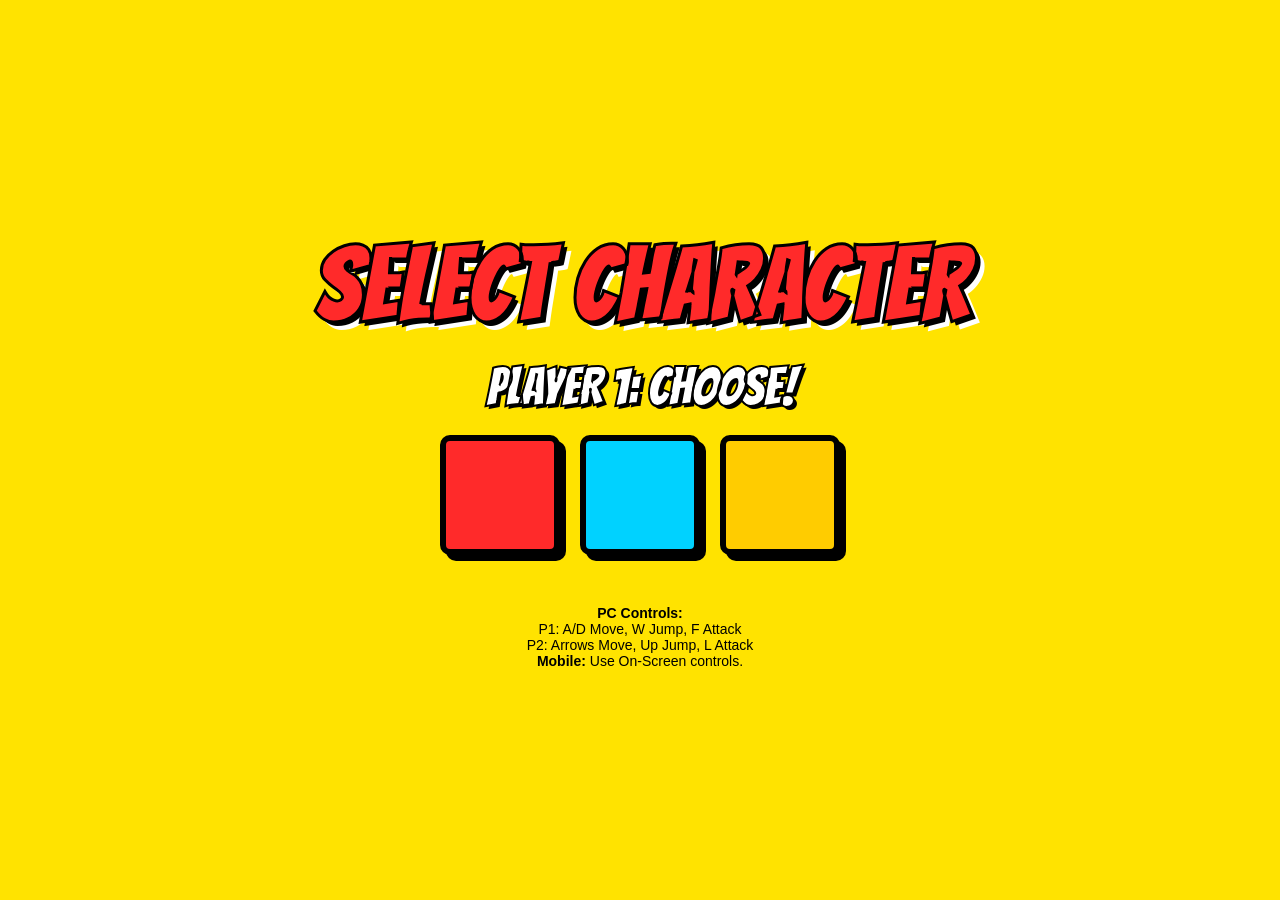
<file: brawl.html>
<!DOCTYPE html>
<html lang="en">
<head>
    <meta charset="UTF-8">
    <meta name="viewport" content="width=device-width, initial-scale=1.0, maximum-scale=1.0, user-scalable=no">
    <title>Comic Brawl: 2-Player Versus</title>
    <style>
        /* 
         * GLOBAL STYLES & COMIC BOOK AESTHETIC
         */
        @import url('https://fonts.googleapis.com/css2?family=Bangers&display=swap');

        * {
            box-sizing: border-box;
            margin: 0;
            padding: 0;
            user-select: none;
            -webkit-user-select: none;
            touch-action: none; /* Crucial for multi-touch gaming */
        }

        body, html {
            width: 100%;
            height: 100%;
            background-color: #1a1a1a;
            font-family: 'Bangers', cursive, sans-serif;
            overflow: hidden;
        }

        #game-container {
            position: relative;
            width: 100vw;
            height: 100vh;
            display: flex;
            justify-content: center;
            align-items: center;
            background: #ffe300; /* Comic yellow background */
        }

        canvas {
            display: block;
            width: 100%;
            height: 100%;
        }

        /* 
         * UI SCREENS
         */
        .screen {
            position: absolute;
            top: 0;
            left: 0;
            width: 100%;
            height: 100%;
            display: flex;
            flex-direction: column;
            justify-content: center;
            align-items: center;
            background: rgba(255, 227, 0, 0.95);
            z-index: 10;
            transition: opacity 0.3s;
        }

        .hidden {
            opacity: 0;
            pointer-events: none;
        }

        h1 {
            font-size: 8vw;
            color: #ff2a2a;
            text-shadow: 4px 4px 0 #000, 8px 8px 0 #fff;
            margin-bottom: 20px;
            letter-spacing: 2px;
            text-transform: uppercase;
            -webkit-text-stroke: 3px black;
        }

        h2 {
            font-size: 4vw;
            color: #fff;
            text-shadow: 3px 3px 0 #000;
            margin-bottom: 20px;
            -webkit-text-stroke: 2px black;
        }

        .char-select-container {
            display: flex;
            gap: 20px;
            margin-bottom: 30px;
        }

        .char-box {
            width: 120px;
            height: 120px;
            border: 6px solid #000;
            border-radius: 10px;
            cursor: pointer;
            box-shadow: 6px 6px 0 #000;
            transition: transform 0.1s;
        }

        .char-box:active {
            transform: translate(4px, 4px);
            box-shadow: 2px 2px 0 #000;
        }

        .btn {
            background-color: #00d2ff;
            color: #fff;
            font-family: inherit;
            font-size: 2rem;
            padding: 10px 30px;
            border: 5px solid #000;
            border-radius: 8px;
            cursor: pointer;
            box-shadow: 6px 6px 0 #000;
            text-transform: uppercase;
        }

        .btn:active {
            transform: translate(4px, 4px);
            box-shadow: 2px 2px 0 #000;
        }

        /* 
         * IN-GAME HUD 
         */
        #hud {
            position: absolute;
            top: 0;
            left: 0;
            width: 100%;
            height: 100%;
            pointer-events: none;
            z-index: 5;
            padding: 20px;
            display: flex;
            justify-content: space-between;
        }

        .health-container {
            width: 40%;
            height: 40px;
            background: #fff;
            border: 5px solid #000;
            box-shadow: 4px 4px 0 #000;
            position: relative;
        }

        .health-bar {
            height: 100%;
            background: #00ff00;
            width: 100%;
            transition: width 0.2s ease-out, background-color 0.2s;
        }

        .health-bar.low {
            background: #ff2a2a;
        }

        .player-label {
            position: absolute;
            top: 45px;
            font-size: 1.5rem;
            color: #fff;
            -webkit-text-stroke: 1px black;
            text-shadow: 2px 2px 0 #000;
        }

        #p1-label { left: 0; }
        #p2-label { right: 0; }
        #p2-health { transform: scaleX(-1); /* Flips P2 health to drain towards center */ }

        /* 
         * TOUCH CONTROLS (Displayed based on touch support)
         */
        #touch-controls {
            position: absolute;
            bottom: 0;
            left: 0;
            width: 100%;
            height: 30%;
            pointer-events: none;
            display: flex;
            justify-content: space-between;
            z-index: 10;
            padding: 10px;
        }

        .touch-group {
            width: 45%;
            height: 100%;
            display: flex;
            align-items: flex-end;
            pointer-events: auto;
        }

        .touch-group.left { justify-content: flex-start; }
        .touch-group.right { justify-content: flex-end; }

        .d-pad, .action-pad {
            display: grid;
            gap: 10px;
            grid-template-columns: repeat(3, 1fr);
            grid-template-rows: repeat(2, 1fr);
            width: 150px;
            height: 100px;
        }

        .action-pad {
            width: 100px;
            grid-template-columns: repeat(2, 1fr);
        }

        .t-btn {
            background: rgba(255, 255, 255, 0.5);
            border: 4px solid rgba(0, 0, 0, 0.5);
            border-radius: 50%;
            display: flex;
            justify-content: center;
            align-items: center;
            font-size: 1.5rem;
            font-weight: bold;
            color: rgba(0, 0, 0, 0.7);
        }

        .t-btn:active {
            background: rgba(255, 255, 255, 0.9);
            border-color: #000;
        }

        /* D-Pad specific placement */
        .btn-left { grid-column: 1; grid-row: 2; }
        .btn-right { grid-column: 3; grid-row: 2; }
        .btn-up { grid-column: 2; grid-row: 1; }
        .btn-atk { grid-column: 1 / span 2; grid-row: 2; border-radius: 10px; background: rgba(255, 42, 42, 0.5); color: white;}
        .btn-atk:active { background: rgba(255, 42, 42, 0.9); }

        /* Hide touch UI on non-touch devices initially */
        @media (pointer: fine) {
            #touch-controls { display: none; }
        }

    </style>
</head>
<body>

<div id="game-container">
    <canvas id="gameCanvas"></canvas>

    <!-- HUD -->
    <div id="hud" class="hidden">
        <div class="health-container">
            <div id="p1-health" class="health-bar"></div>
            <div id="p1-label" class="player-label">PLAYER 1</div>
        </div>
        <div class="health-container">
            <div id="p2-health" class="health-bar"></div>
            <div id="p2-label" class="player-label">PLAYER 2</div>
        </div>
    </div>

    <!-- TOUCH CONTROLS -->
    <div id="touch-controls" class="hidden">
        <!-- Player 1 Controls -->
        <div class="touch-group left">
            <div class="d-pad">
                <div class="t-btn btn-up" data-player="p1" data-key="up">▲</div>
                <div class="t-btn btn-left" data-player="p1" data-key="left">◀</div>
                <div class="t-btn btn-right" data-player="p1" data-key="right">▶</div>
            </div>
            <div class="action-pad">
                <div class="t-btn btn-atk" data-player="p1" data-key="attack">ATK</div>
            </div>
        </div>
        <!-- Player 2 Controls -->
        <div class="touch-group right">
            <div class="action-pad" style="direction: rtl;">
                <div class="t-btn btn-atk" data-player="p2" data-key="attack">ATK</div>
            </div>
            <div class="d-pad">
                <div class="t-btn btn-up" data-player="p2" data-key="up">▲</div>
                <div class="t-btn btn-left" data-player="p2" data-key="left">◀</div>
                <div class="t-btn btn-right" data-player="p2" data-key="right">▶</div>
            </div>
        </div>
    </div>

    <!-- SCREENS -->
    <div id="screen-select" class="screen">
        <h1>Select Character</h1>
        <h2 id="select-status">PLAYER 1: CHOOSE!</h2>
        <div class="char-select-container">
            <div class="char-box" style="background-color: #ff2a2a;" onclick="selectCharacter('#ff2a2a')"></div>
            <div class="char-box" style="background-color: #00d2ff;" onclick="selectCharacter('#00d2ff')"></div>
            <div class="char-box" style="background-color: #ffcc00;" onclick="selectCharacter('#ffcc00')"></div>
        </div>
        <p style="margin-top: 20px; font-family: sans-serif; font-size: 14px; text-align: center; max-width: 80%;">
            <strong>PC Controls:</strong><br>
            P1: A/D Move, W Jump, F Attack<br>
            P2: Arrows Move, Up Jump, L Attack<br>
            <strong>Mobile:</strong> Use On-Screen controls.
        </p>
    </div>

    <div id="screen-gameover" class="screen hidden">
        <h1 id="winner-text">PLAYER 1 WINS!</h1>
        <button class="btn" onclick="resetToSelect()">REMATCH</button>
    </div>
</div>

<script>
    /**
     * ==========================================
     * GAME CONFIGURATION & ENGINE SETUP
     * ==========================================
     */
    const canvas = document.getElementById('gameCanvas');
    const ctx = canvas.getContext('2d');

    // WORLD SETTINGS (Expanded Arena)
    const WORLD = { w: 2400, h: 1400 };

    const CONFIG = {
        gravity: 0.7,
        baseSpeed: 9,
        jumpForce: 24,
        attackCooldown: 400, // ms
        attackDuration: 150, // ms
        knockback: { x: 12, y: 7 },
        maxHealth: 100,
        powerUpSpawnRate: 8000 // ms
    };

    // Global State
    let gameState = 'SELECT'; // SELECT, BATTLE, GAMEOVER
    let animationFrameId;
    let lastTime = 0;
    let lastPowerUpTime = 0;

    // Characters chosen
    let p1Color = null;
    let p2Color = null;

    // Camera Object
    const camera = { x: 0, y: 0, scale: 1 };

    /**
     * ==========================================
     * MAP: PLATFORMS & POWER-UPS
     * ==========================================
     */
    const platforms = [
        // Main indestructible floor
        { x: -100, y: WORLD.h - 150, w: WORLD.w + 200, h: 200, type: 'main' },
        
        // Floating platforms (One-way) - Spaced for the new higher jump
        { x: 300, y: WORLD.h - 420, w: 400, h: 40, type: 'oneway' },
        { x: 1700, y: WORLD.h - 420, w: 400, h: 40, type: 'oneway' },
        { x: 1000, y: WORLD.h - 700, w: 400, h: 40, type: 'oneway' },
        { x: 500, y: WORLD.h - 980, w: 300, h: 40, type: 'oneway' },
        { x: 1600, y: WORLD.h - 980, w: 300, h: 40, type: 'oneway' }
    ];

    let powerUps = [];

    function spawnPowerUp() {
        const types = ['HEALTH', 'SPEED'];
        const type = types[Math.floor(Math.random() * types.length)];
        
        // Pick a random platform to spawn above
        const plat = platforms[Math.floor(Math.random() * platforms.length)];
        
        // Don't spawn on the very edges or inside the main floor too often
        const spawnX = plat.x + 50 + Math.random() * (plat.w - 100);
        const spawnY = plat.y - 100;

        powerUps.push({
            x: spawnX,
            y: spawnY,
            w: 50,
            h: 50,
            type: type,
            active: true,
            vy: 0
        });
    }

    /**
     * ==========================================
     * RESIZE LOGIC
     * ==========================================
     */
    function resizeCanvas() {
        canvas.width = window.innerWidth;
        canvas.height = window.innerHeight;
    }
    window.addEventListener('resize', resizeCanvas);
    resizeCanvas();

    /**
     * ==========================================
     * INPUT HANDLING (KEYBOARD & TOUCH)
     * ==========================================
     */
    const keys = {
        p1: { left: false, right: false, up: false, down: false, attack: false },
        p2: { left: false, right: false, up: false, down: false, attack: false }
    };

    window.addEventListener('keydown', (e) => {
        if(e.code === 'KeyA') keys.p1.left = true;
        if(e.code === 'KeyD') keys.p1.right = true;
        if(e.code === 'KeyW') keys.p1.up = true;
        if(e.code === 'KeyS') keys.p1.down = true;
        if(e.code === 'KeyF') keys.p1.attack = true;

        if(e.code === 'ArrowLeft') keys.p2.left = true;
        if(e.code === 'ArrowRight') keys.p2.right = true;
        if(e.code === 'ArrowUp') keys.p2.up = true;
        if(e.code === 'ArrowDown') keys.p2.down = true;
        if(e.code === 'KeyL') keys.p2.attack = true;
    });

    window.addEventListener('keyup', (e) => {
        if(e.code === 'KeyA') keys.p1.left = false;
        if(e.code === 'KeyD') keys.p1.right = false;
        if(e.code === 'KeyW') keys.p1.up = false;
        if(e.code === 'KeyS') keys.p1.down = false;
        if(e.code === 'KeyF') keys.p1.attack = false;

        if(e.code === 'ArrowLeft') keys.p2.left = false;
        if(e.code === 'ArrowRight') keys.p2.right = false;
        if(e.code === 'ArrowUp') keys.p2.up = false;
        if(e.code === 'ArrowDown') keys.p2.down = false;
        if(e.code === 'KeyL') keys.p2.attack = false;
    });

    // Touch UI Binding
    const touchBtns = document.querySelectorAll('.t-btn');
    touchBtns.forEach(btn => {
        btn.addEventListener('touchstart', (e) => {
            e.preventDefault();
            const p = btn.getAttribute('data-player');
            const k = btn.getAttribute('data-key');
            keys[p][k] = true;
        });
        btn.addEventListener('touchend', (e) => {
            e.preventDefault();
            const p = btn.getAttribute('data-player');
            const k = btn.getAttribute('data-key');
            keys[p][k] = false;
        });
    });

    const isTouchDevice = ('ontouchstart' in window) || (navigator.maxTouchPoints > 0);

    /**
     * ==========================================
     * PLAYER CLASS & LOGIC
     * ==========================================
     */
    class Player {
        constructor(x, y, color, direction) {
            this.x = x;
            this.y = y;
            this.width = 70;
            this.height = 130;
            this.vx = 0;
            this.vy = 0;
            
            this.color = color;
            this.health = CONFIG.maxHealth;
            this.direction = direction; // 1 = right, -1 = left
            
            this.isGrounded = false;
            this.isAttacking = false;
            this.lastAttackTime = 0;
            this.isHit = false;
            this.hitTimer = 0;

            // Buffs
            this.speedBuffTimer = 0;
        }

        update(input, opponent, dt) {
            let currentSpeed = CONFIG.baseSpeed;
            
            // Handle Buffs
            if (this.speedBuffTimer > 0) {
                this.speedBuffTimer -= dt;
                currentSpeed *= 1.6; // 60% faster
            }

            // Horizontal Movement
            if (!this.isHit) {
                if (input.left) {
                    this.vx = -currentSpeed;
                } else if (input.right) {
                    this.vx = currentSpeed;
                } else {
                    this.vx = 0;
                }

                // Jump
                if (input.up && this.isGrounded) {
                    this.vy = -CONFIG.jumpForce;
                    this.isGrounded = false;
                }

                // Attack
                if (input.attack && !this.isAttacking && Date.now() - this.lastAttackTime > CONFIG.attackCooldown) {
                    this.isAttacking = true;
                    this.lastAttackTime = Date.now();
                    this.checkHit(opponent);
                }
            }

            // End attack
            if (this.isAttacking && Date.now() - this.lastAttackTime > CONFIG.attackDuration) {
                this.isAttacking = false;
            }

            // Hit stun recovery
            if (this.isHit) {
                this.hitTimer -= dt;
                if (this.hitTimer <= 0) this.isHit = false;
            }

            // Auto-turn to face opponent
            if (!this.isAttacking && !this.isHit) {
                if (opponent.x > this.x) this.direction = 1;
                else this.direction = -1;
            }

            // Apply Gravity
            this.vy += CONFIG.gravity;

            // Remember previous Y for platform collision detection
            let oldY = this.y;

            // Apply Velocity
            this.x += this.vx;
            this.y += this.vy;

            // PLATFORM COLLISIONS
            this.isGrounded = false;
            for (let plat of platforms) {
                // Check X overlap
                if (this.x < plat.x + plat.w && this.x + this.width > plat.x) {
                    // Check if falling down and crossing the top edge
                    if (this.vy > 0 && oldY + this.height <= plat.y + 0.1 && this.y + this.height >= plat.y) {
                        
                        // If holding down, fall through one-way platforms
                        if (plat.type === 'oneway' && input.down) {
                            continue; 
                        }

                        this.y = plat.y - this.height;
                        this.vy = 0;
                        this.isGrounded = true;
                        if (this.isHit) this.vx = 0; // Stop sliding when knocked down
                    }
                }
            }

            // Check PowerUp Collisions
            for (let p of powerUps) {
                if (p.active && 
                    this.x < p.x + p.w && this.x + this.width > p.x &&
                    this.y < p.y + p.h && this.y + this.height > p.y) {
                    
                    p.active = false;
                    this.applyPowerUp(p.type);
                }
            }

            // Map Bounds
            if (this.x < 0) this.x = 0;
            if (this.x + this.width > WORLD.w) this.x = WORLD.w - this.width;
            
            // Death plane (falling off bottom of world somehow)
            if (this.y > WORLD.h) this.takeDamage(100, 0); 
        }

        applyPowerUp(type) {
            if (type === 'HEALTH') {
                this.health += 30;
                if (this.health > CONFIG.maxHealth) this.health = CONFIG.maxHealth;
            } else if (type === 'SPEED') {
                this.speedBuffTimer = 5000; // 5 seconds of speed
            }
        }

        checkHit(opponent) {
            const attackW = 100;
            const attackH = 50;
            const attackX = this.direction === 1 ? this.x + this.width : this.x - attackW;
            const attackY = this.y + 20;

            if (
                attackX < opponent.x + opponent.width &&
                attackX + attackW > opponent.x &&
                attackY < opponent.y + opponent.height &&
                attackY + attackH > opponent.y
            ) {
                opponent.takeDamage(15, this.direction);
            }
        }

        takeDamage(amount, fromDirection) {
            this.health -= amount;
            if (this.health < 0) this.health = 0;
            
            this.isHit = true;
            this.hitTimer = 300; 
            
            // Knockback logic
            this.vx = CONFIG.knockback.x * (fromDirection === 0 ? 1 : fromDirection);
            this.vy = -CONFIG.knockback.y;
            this.isGrounded = false;
            this.isAttacking = false;
        }
    }

    let p1, p2;

    /**
     * ==========================================
     * CAMERA LOGIC
     * ==========================================
     */
    function updateCamera() {
        if (!p1 || !p2) return;

        // Find bounding box encompassing both players
        const pad = 400; // Padding around players
        const minX = Math.min(p1.x, p2.x) - pad;
        const maxX = Math.max(p1.x + p1.width, p2.x + p2.width) + pad;
        const minY = Math.min(p1.y, p2.y) - pad;
        const maxY = Math.max(p1.y + p1.height, p2.y + p2.height) + pad;

        const targetW = maxX - minX;
        const targetH = maxY - minY;

        // Determine target scale to fit them
        let scaleX = canvas.width / targetW;
        let scaleY = canvas.height / targetH;
        let targetScale = Math.min(scaleX, scaleY);
        
        // Restrict how far camera zooms in/out
        targetScale = Math.max(0.4, Math.min(targetScale, 1.1));

        // Center point between players
        const midX = (p1.x + p1.width/2 + p2.x + p2.width/2) / 2;
        const midY = (p1.y + p1.height/2 + p2.y + p2.height/2) / 2;

        let targetX = midX - (canvas.width / 2) / targetScale;
        let targetY = midY - (canvas.height / 2) / targetScale;

        // Clamp Camera to World boundaries
        if (targetX < 0) targetX = 0;
        if (targetY < 0) targetY = 0;
        if (targetX + canvas.width / targetScale > WORLD.w) targetX = WORLD.w - canvas.width / targetScale;
        if (targetY + canvas.height / targetScale > WORLD.h) targetY = WORLD.h - canvas.height / targetScale;

        // Smooth Lerp for camera movement
        camera.x += (targetX - camera.x) * 0.1;
        camera.y += (targetY - camera.y) * 0.1;
        camera.scale += (targetScale - camera.scale) * 0.1;
    }

    /**
     * ==========================================
     * RENDERING FUNCTIONS (MODULAR)
     * ==========================================
     */
    
    function drawBackground() {
        // Comic style background: halftone dots or speed lines are complex, 
        // we'll stick to bold pop-art colors scaling the entire world map
        
        // Sky gradient replacement (solid for comic style)
        ctx.fillStyle = '#ff9900'; 
        ctx.fillRect(0, 0, WORLD.w, WORLD.h);

        // Add some background building silhouettes or static pop-art clouds if desired
        ctx.fillStyle = '#cc7a00';
        for(let i=0; i<WORLD.w; i+=400) {
            ctx.fillRect(i + 50, WORLD.h - 500, 200, 500);
        }
    }

    function drawPlatforms() {
        // ---- CUSTOM SPRITE REPLACEMENT HERE ----
        // To use custom images, loop through and use:
        // ctx.drawImage(imgPlatform, plat.x, plat.y, plat.w, plat.h);

        ctx.save();
        platforms.forEach(plat => {
            if(plat.type === 'main') {
                ctx.fillStyle = '#00a3cc'; // Cyan floor
            } else {
                ctx.fillStyle = '#ff00ff'; // Magenta floating platforms
            }
            
            // Thick comic book stroke
            ctx.lineWidth = 10;
            ctx.strokeStyle = '#000';
            
            ctx.fillRect(plat.x, plat.y, plat.w, plat.h);
            ctx.strokeRect(plat.x, plat.y, plat.w, plat.h);

            // Inner detail line for aesthetic depth
            ctx.beginPath();
            ctx.moveTo(plat.x + 15, plat.y + 20);
            ctx.lineTo(plat.x + plat.w - 15, plat.y + 20);
            ctx.lineWidth = 4;
            ctx.stroke();
        });
        ctx.restore();
    }

    function drawPowerUps() {
        // ---- CUSTOM SPRITE REPLACEMENT HERE ----
        // ctx.drawImage(imgItem, p.x, p.y, p.w, p.h);

        ctx.save();
        powerUps.forEach(p => {
            if (!p.active) return;
            
            // Float animation
            const floatY = p.y + Math.sin(Date.now() / 150) * 8;

            ctx.fillStyle = p.type === 'HEALTH' ? '#00ff00' : '#00ffff';
            ctx.lineWidth = 6;
            ctx.strokeStyle = '#000';
            
            // Draw box
            ctx.fillRect(p.x, floatY, p.w, p.h);
            ctx.strokeRect(p.x, floatY, p.w, p.h);
            
            // Icon
            ctx.fillStyle = '#000';
            ctx.font = '30px Bangers';
            ctx.textAlign = 'center';
            ctx.fillText(p.type === 'HEALTH' ? '♥' : '⚡', p.x + p.w/2, floatY + 35);
        });
        ctx.restore();
    }

    function drawPlayer(player, isP1) {
        // ---- CUSTOM SPRITE REPLACEMENT HERE ----
        // ctx.drawImage(myImage, player.x, player.y, player.width, player.height);

        ctx.save();
        
        // Flash white if hit
        if (player.isHit && Math.floor(Date.now() / 50) % 2 === 0) {
            ctx.fillStyle = '#FFFFFF';
        } else {
            ctx.fillStyle = player.color;
        }

        // Speed buff aura
        if (player.speedBuffTimer > 0) {
            ctx.shadowColor = '#00ffff';
            ctx.shadowBlur = 20;
        }

        // Draw Player Body (Box)
        ctx.lineWidth = 8;
        ctx.strokeStyle = '#000';
        ctx.fillRect(player.x, player.y, player.width, player.height);
        ctx.strokeRect(player.x, player.y, player.width, player.height);

        ctx.shadowBlur = 0; // reset shadow

        // Draw "Face" / Visor to show direction
        ctx.fillStyle = '#fff';
        const eyeW = 35;
        const eyeH = 18;
        const eyeX = player.direction === 1 ? player.x + player.width - eyeW - 5 : player.x + 5;
        const eyeY = player.y + 25;
        
        ctx.fillRect(eyeX, eyeY, eyeW, eyeH);
        ctx.strokeRect(eyeX, eyeY, eyeW, eyeH);

        // Draw Player Label above head
        ctx.fillStyle = '#000';
        ctx.font = '24px Bangers';
        ctx.textAlign = 'center';
        ctx.fillText(isP1 ? "P1" : "P2", player.x + player.width/2, player.y - 15);

        // ---- DRAW ATTACK HITBOX ----
        if (player.isAttacking) {
            const attackW = 100;
            const attackH = 50;
            const attackX = player.direction === 1 ? player.x + player.width : player.x - attackW;
            const attackY = player.y + 20;

            // Comic style "BAM!" flash
            ctx.fillStyle = '#ff2a2a'; // Red attack box
            ctx.fillRect(attackX, attackY, attackW, attackH);
            ctx.strokeRect(attackX, attackY, attackW, attackH);

            ctx.fillStyle = '#fff';
            ctx.font = '30px Bangers';
            ctx.fillText("BAM!", attackX + attackW/2, attackY + 35);
        }

        ctx.restore();
    }

    function updateHealthUI() {
        const h1 = document.getElementById('p1-health');
        const h2 = document.getElementById('p2-health');

        h1.style.width = p1.health + '%';
        h2.style.width = p2.health + '%';

        // Add low health class
        if (p1.health <= 30) h1.classList.add('low'); else h1.classList.remove('low');
        if (p2.health <= 30) h2.classList.add('low'); else h2.classList.remove('low');
    }

    /**
     * ==========================================
     * MAIN GAME LOOP
     * ==========================================
     */
    function update(timestamp) {
        if (!lastTime) lastTime = timestamp;
        const dt = timestamp - lastTime;
        lastTime = timestamp;

        if (gameState === 'BATTLE') {
            
            // Power-up spawning logic
            if (timestamp - lastPowerUpTime > CONFIG.powerUpSpawnRate) {
                spawnPowerUp();
                lastPowerUpTime = timestamp;
            }

            // Power-up gravity & cleanup
            powerUps.forEach(p => {
                if (!p.active) return;
                p.vy += CONFIG.gravity;
                p.y += p.vy;
                
                // Platform collision for powerups
                for (let plat of platforms) {
                    if (p.y + p.h >= plat.y && p.y + p.h <= plat.y + 20 && p.x + p.w > plat.x && p.x < plat.x + plat.w) {
                        p.y = plat.y - p.h;
                        p.vy = 0;
                    }
                }
            });
            // Clean up consumed powerups
            powerUps = powerUps.filter(p => p.active);

            // Player Logic
            p1.update(keys.p1, p2, dt);
            p2.update(keys.p2, p1, dt);
            
            updateCamera();
            updateHealthUI();

            // Win Condition
            if (p1.health <= 0 || p2.health <= 0) {
                endGame(p1.health <= 0 ? "PLAYER 2" : "PLAYER 1");
            }

            // Rendering
            ctx.clearRect(0, 0, canvas.width, canvas.height);
            
            ctx.save();
            // Apply Camera Transformations
            ctx.scale(camera.scale, camera.scale);
            ctx.translate(-camera.x, -camera.y);

            drawBackground();
            drawPlatforms();
            drawPowerUps();
            drawPlayer(p1, true);
            drawPlayer(p2, false);
            
            ctx.restore();
        }

        animationFrameId = requestAnimationFrame(update);
    }

    /**
     * ==========================================
     * GAME STATE MANAGEMENT
     * ==========================================
     */
    function selectCharacter(color) {
        if (gameState !== 'SELECT') return;

        if (!p1Color) {
            p1Color = color;
            document.getElementById('select-status').innerText = "PLAYER 2: CHOOSE!";
            document.getElementById('select-status').style.color = p1Color;
        } else if (!p2Color) {
            p2Color = color;
            startBattle();
        }
    }

    function startBattle() {
        gameState = 'BATTLE';
        
        document.getElementById('screen-select').classList.add('hidden');
        document.getElementById('screen-gameover').classList.add('hidden');
        document.getElementById('hud').classList.remove('hidden');
        
        if (isTouchDevice) {
            document.getElementById('touch-controls').classList.remove('hidden');
        }

        // Initialize Players at opposite sides of the large arena
        p1 = new Player(400, WORLD.h - 400, p1Color, 1);
        p2 = new Player(WORLD.w - 400, WORLD.h - 400, p2Color, -1);
        
        powerUps = []; // Reset powerups
        lastPowerUpTime = performance.now();

        // Snap camera immediately to players
        updateCamera();
        camera.x += 1000; // force a slight initial jolt to snap them in

        for(let key in keys.p1) keys.p1[key] = false;
        for(let key in keys.p2) keys.p2[key] = false;

        lastTime = 0;
        updateHealthUI();
    }

    function endGame(winnerText) {
        gameState = 'GAMEOVER';
        document.getElementById('hud').classList.add('hidden');
        document.getElementById('touch-controls').classList.add('hidden');
        
        document.getElementById('winner-text').innerText = winnerText + " WINS!";
        document.getElementById('winner-text').style.color = winnerText === "PLAYER 1" ? p1Color : p2Color;
        document.getElementById('screen-gameover').classList.remove('hidden');
    }

    function resetToSelect() {
        p1Color = null;
        p2Color = null;
        gameState = 'SELECT';
        
        document.getElementById('screen-gameover').classList.add('hidden');
        document.getElementById('screen-select').classList.remove('hidden');
        
        document.getElementById('select-status').innerText = "PLAYER 1: CHOOSE!";
        document.getElementById('select-status').style.color = "#fff";
        
        ctx.clearRect(0, 0, canvas.width, canvas.height);
    }

    // Start Engine
    requestAnimationFrame(update);

</script>
</body>
</html>
</file>
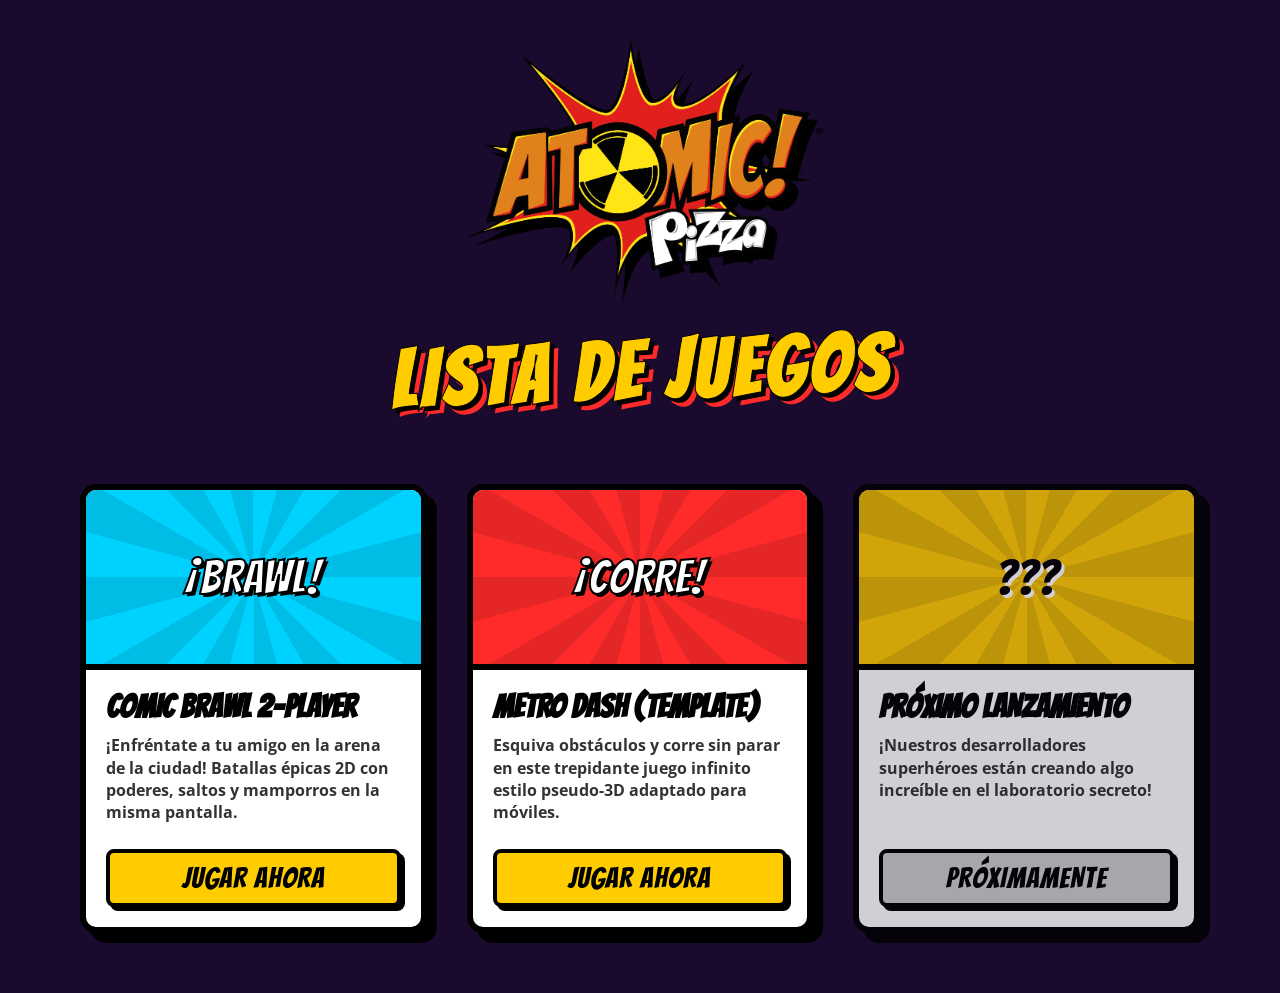
<file: menu-de-juegos.html>
<!DOCTYPE html>
<html lang="es">
<head>
    <meta charset="UTF-8">
    <meta name="viewport" content="width=device-width, initial-scale=1.0, maximum-scale=1.0, user-scalable=no">
    <title>Atomic Pizza - Lista de Juegos</title>
    <style>
        /* 
         * FUENTES Y ESTILOS GLOBALES
         */
        @import url('https://fonts.googleapis.com/css2?family=Bangers&family=Open+Sans:wght@700&display=swap');

        * {
            box-sizing: border-box;
            margin: 0;
            padding: 0;
        }

        body, html {
            width: 100%;
            min-height: 100vh;
            font-family: 'Open Sans', sans-serif;
            background-color: #1a0b2e; /* Cielo nocturno oscuro */
            overflow-x: hidden;
        }

        /* 
         * FONDO DE CIUDAD NOCTURNA ESTILO CÓMIC
         */
        .city-background {
            position: fixed;
            top: 0;
            left: 0;
            width: 100%;
            height: 100%;
            z-index: -1;
            background: linear-gradient(180deg, #0e051c 0%, #2b1154 60%, #ff2a2a 100%);
            overflow: hidden;
        }

        /* Trama de puntos (Halftone) típica de los cómics */
        .city-background::before {
            content: '';
            position: absolute;
            top: 0;
            left: 0;
            width: 100%;
            height: 100%;
            background-image: radial-gradient(rgba(0, 0, 0, 0.3) 20%, transparent 20%);
            background-size: 8px 8px;
            z-index: 1;
            opacity: 0.5;
        }

        .skyline {
            position: absolute;
            bottom: 0;
            left: 0;
            width: 100%;
            height: 50%;
            z-index: 2;
        }

        /* 
         * CONTENEDOR PRINCIPAL DEL LAUNCHER
         */
        .launcher-container {
            position: relative;
            z-index: 10;
            width: 100%;
            max-width: 1200px;
            margin: 0 auto;
            padding: 40px 20px;
            display: flex;
            flex-direction: column;
            align-items: center;
        }

        /* LOGO Y TÍTULO */
        .header-section {
            text-align: center;
            margin-bottom: 50px;
            animation: float 4s ease-in-out infinite;
        }

        .main-logo {
            max-width: 350px;
            width: 90%;
            height: auto;
            /* Filtro de sombra dura estilo cómic para el logo si tiene fondo transparente */
            filter: drop-shadow(8px 8px 0px rgba(0,0,0,1));
            margin-bottom: 20px;
        }

        .main-title {
            font-family: 'Bangers', cursive;
            font-size: clamp(3rem, 8vw, 5rem);
            color: #ffcc00;
            text-transform: uppercase;
            letter-spacing: 5px;
            text-shadow: 4px 4px 0 #000, 8px 8px 0 #ff2a2a;
            -webkit-text-stroke: 1px lch(0% 0 0);
            transform: rotate(-2deg);
        }

        /* 
         * GRID DE JUEGOS
         */
        .games-grid {
            display: grid;
            grid-template-columns: repeat(auto-fit, minmax(300px, 1fr));
            gap: 40px;
            width: 100%;
            padding: 20px;
        }

        /* TARJETAS DE JUEGO */
        .game-card {
            background-color: #fff;
            border: 6px solid #000;
            border-radius: 16px;
            overflow: hidden;
            box-shadow: 10px 10px 0px #000;
            transition: all 0.2s ease-out;
            position: relative;
            display: flex;
            flex-direction: column;
            cursor: pointer;
        }

        .game-card:hover {
            transform: translateY(-10px) rotate(1deg);
            box-shadow: 15px 15px 0px #000;
        }

        /* Encabezado de la tarjeta con colores pop-art aleatorios */
        .card-banner {
            height: 180px;
            border-bottom: 6px solid #000000;
            display: flex;
            justify-content: center;
            align-items: center;
            font-family: 'Bangers', cursive;
            font-size: 3rem;
            color: white;
            -webkit-text-stroke: 2px black;
            text-shadow: 3px 3px 0 #000;
            background-size: cover;
            background-position: center;
            position: relative;
            overflow: hidden;
        }

        /* Fondos simulados para los juegos */
        .bg-brawl { background-color: #00d2ff; }
        .bg-runner { background-color: #ff2a2a; }
        .bg-alien { background-color: #ffcc00; color: #000; -webkit-text-stroke: 0px; text-shadow: 3px 3px 0 #fff;}

        /* Efecto de líneas de velocidad en los banners */
        .card-banner::after {
            content: '';
            position: absolute;
            top: -50%; left: -50%; width: 200%; height: 200%;
            background: repeating-conic-gradient(from 0deg, transparent 0deg 15deg, rgba(0,0,0,0.1) 15deg 30deg);
            animation: spin 20s linear infinite;
        }

        .card-banner span {
            position: relative;
            z-index: 2;
        }

        .card-content {
            padding: 20px;
            display: flex;
            flex-direction: column;
            flex-grow: 1;
            justify-content: space-between;
        }

        .game-title {
            font-family: 'Bangers', cursive;
            font-size: 2rem;
            color: #000;
            margin-bottom: 10px;
            text-transform: uppercase;
        }

        .game-desc {
            font-size: 1rem;
            color: #333;
            margin-bottom: 25px;
            line-height: 1.4;
            font-weight: bold;
        }

        .play-btn {
            background-color: #ffcc00;
            color: #000;
            font-family: 'Bangers', cursive;
            font-size: 1.8rem;
            padding: 10px 20px;
            border: 4px solid #000;
            border-radius: 8px;
            cursor: pointer;
            text-align: center;
            box-shadow: 4px 4px 0 #000;
            transition: transform 0.1s, box-shadow 0.1s, background-color 0.2s;
            text-decoration: none;
            display: inline-block;
            letter-spacing: 1px;
        }

        .play-btn:hover {
            background-color: #ffea00;
        }

        .play-btn:active {
            transform: translate(4px, 4px);
            box-shadow: 0px 0px 0 #000;
        }

        /* 
         * ANIMACIONES
         */
        @keyframes float {
            0%, 100% { transform: translateY(0); }
            50% { transform: translateY(-15px); }
        }

        @keyframes spin {
            100% { transform: rotate(360deg); }
        }

        /* Adaptaciones para móviles pequeños */
        @media (max-width: 600px) {
            .games-grid {
                grid-template-columns: 1fr;
                gap: 30px;
            }
            .header-section { margin-bottom: 30px; }
            .card-banner { height: 140px; font-size: 2.5rem; }
        }
    </style>
</head>
<body>

    <!-- Fondo dinámico de la ciudad estilo cómic -->
    <div class="city-background">
        <svg class="skyline" preserveAspectRatio="none" viewBox="0 0 1000 300" xmlns="http://www.w3.org/2000/svg">
            <!-- Edificios traseros oscuros -->
            <rect x="0" y="100" width="120" height="200" fill="#0c0414" />
            <rect x="100" y="50" width="150" height="250" fill="#0c0414" />
            <rect x="230" y="120" width="180" height="180" fill="#0c0414" />
            <rect x="400" y="30" width="130" height="270" fill="#0c0414" />
            <rect x="520" y="90" width="160" height="210" fill="#0c0414" />
            <rect x="650" y="150" width="200" height="150" fill="#0c0414" />
            <rect x="800" y="60" width="140" height="240" fill="#0c0414" />
            <rect x="920" y="110" width="100" height="190" fill="#0c0414" />

            <!-- Edificios delanteros iluminados con bordes gruesos -->
            <g stroke="#000" stroke-width="4">
                <rect x="30" y="130" width="90" height="170" fill="#2b1154" />
                <rect x="150" y="80" width="100" height="220" fill="#1b0a36" />
                <rect x="280" y="160" width="110" height="140" fill="#3c1a70" />
                <rect x="440" y="100" width="90" height="200" fill="#2b1154" />
                <rect x="560" y="140" width="130" height="160" fill="#1b0a36" />
                <rect x="710" y="180" width="80" height="120" fill="#3c1a70" />
                <rect x="850" y="90" width="100" height="210" fill="#2b1154" />
            </g>

            <!-- Ventanas encendidas (Amarillas) -->
            <g fill="#ffcc00" opacity="0.8">
                <!-- Edificio 1 -->
                <rect x="45" y="150" width="15" height="15" />
                <rect x="75" y="180" width="15" height="15" />
                <rect x="45" y="240" width="15" height="15" />
                <!-- Edificio 2 -->
                <rect x="170" y="100" width="20" height="30" />
                <rect x="210" y="100" width="20" height="30" />
                <rect x="170" y="200" width="60" height="15" />
                <!-- Edificio 3 -->
                <rect x="310" y="180" width="50" height="20" />
                <!-- Edificio 4 -->
                <rect x="460" y="120" width="10" height="10" />
                <rect x="480" y="120" width="10" height="10" />
                <rect x="500" y="120" width="10" height="10" />
                <rect x="480" y="220" width="10" height="10" />
                <!-- Edificio 5 -->
                <rect x="580" y="160" width="20" height="20" />
                <rect x="640" y="200" width="20" height="20" />
                <rect x="580" y="250" width="20" height="20" />
                <!-- Edificio 7 -->
                <rect x="870" y="110" width="60" height="20" />
                <rect x="870" y="150" width="60" height="20" />
            </g>

            <!-- Luna de Cómic -->
            <circle cx="85%" cy="30%" r="50" fill="#ffea00" stroke="#000" stroke-width="4" opacity="0.9" />
        </svg>
    </div>

    <!-- Contenido del Launcher -->
    <div class="launcher-container">
        
        <!-- Cabecera -->
        <header class="header-section">
            <!-- AQUÍ ESTÁ TU LOGO -->
            <img src="img/AP-LOGO.png" alt="Atomic Pizza" class="main-logo" onerror="this.src='https://placehold.co/600x300/ff2a2a/fff?text=ATOMIC+PIZZA+LOGO&font=Oswald'">
            <h1 class="main-title">Lista de Juegos</h1>
        </header>

        <!-- Lista de Juegos -->
        <main class="games-grid">
            
            <!-- Juego 1: Comic Brawl -->
            <article class="game-card">
                <div class="card-banner bg-brawl" style="background-image: url('https://placehold.co/400x200/00d2ff/transparent');">
                    <span>¡BRAWL!</span>
                </div>
                <div class="card-content">
                    <div>
                        <h2 class="game-title">Comic Brawl 2-Player</h2>
                        <p class="game-desc">¡Enfréntate a tu amigo en la arena de la ciudad! Batallas épicas 2D con poderes, saltos y mamporros en la misma pantalla.</p>
                    </div>
                    <a href="brawl.html" class="play-btn">JUGAR AHORA</a>
                </div>
            </article>

            <!-- Juego 2: Runner Infinito -->
            <article class="game-card">
                <div class="card-banner bg-runner" style="background-image: url('https://placehold.co/400x200/ff2a2a/transparent');">
                    <span>¡CORRE!</span>
                </div>
                <div class="card-content">
                    <div>
                        <h2 class="game-title">Metro Dash (Template)</h2>
                        <p class="game-desc">Esquiva obstáculos y corre sin parar en este trepidante juego infinito estilo pseudo-3D adaptado para móviles.</p>
                    </div>
                    <a href="runner.html" class="play-btn">JUGAR AHORA</a>
                </div>
            </article>

            <!-- Juego 3: Proximamente -->
            <article class="game-card" style="opacity: 0.8;">
                <div class="card-banner bg-alien">
                    <span>???</span>
                </div>
                <div class="card-content">
                    <div>
                        <h2 class="game-title">Próximo Lanzamiento</h2>
                        <p class="game-desc">¡Nuestros desarrolladores superhéroes están creando algo increíble en el laboratorio secreto!</p>
                    </div>
                    <button class="play-btn" style="background-color: #ccc; cursor: not-allowed;">PRÓXIMAMENTE</button>
                </div>
            </article>

        </main>
    </div>

</body>
</html>
</file>
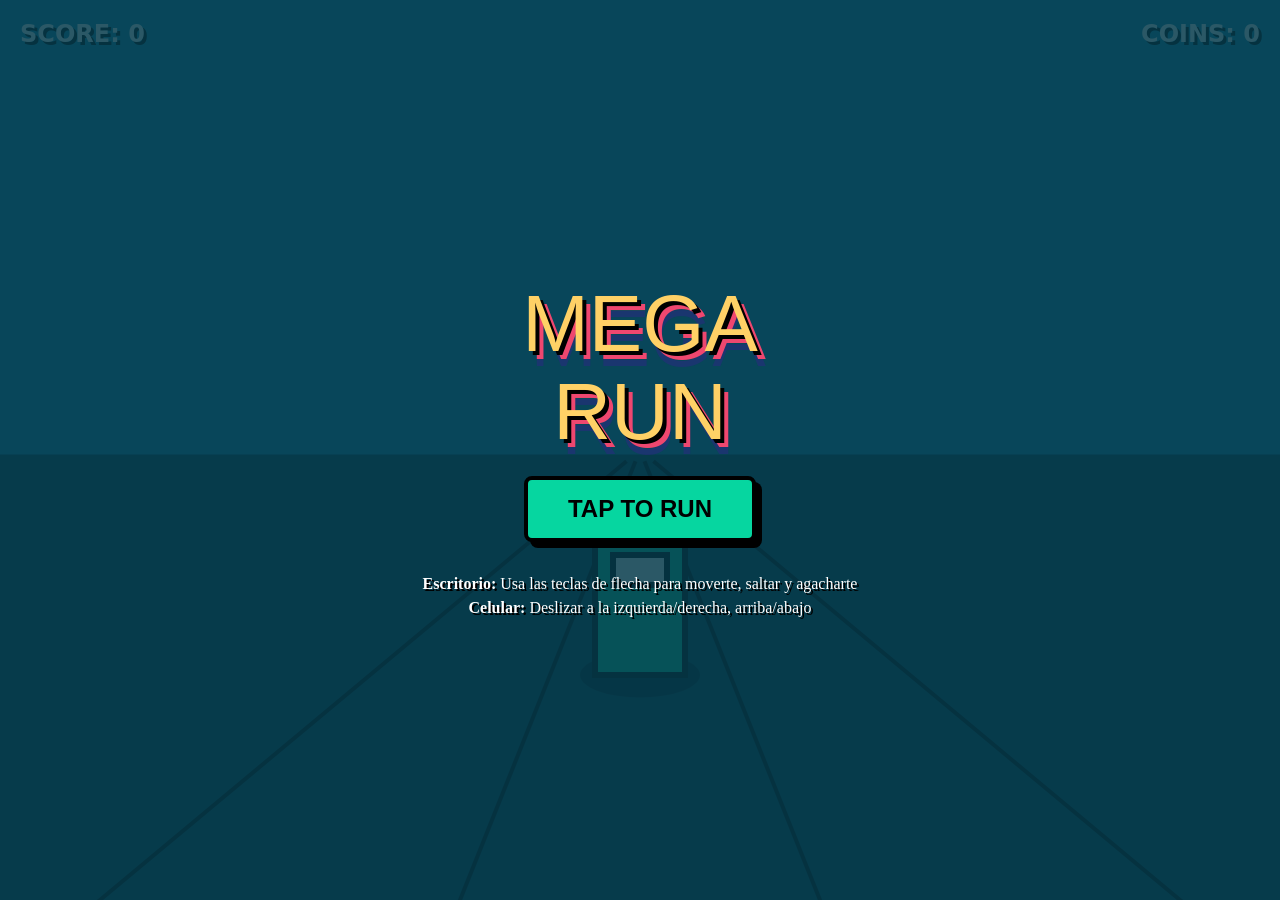
<file: runner.html>
<!DOCTYPE html>
<html lang="en">
<head>
    <meta charset="UTF-8">
    <meta name="viewport" content="width=device-width, initial-scale=1.0, maximum-scale=1.0, user-scalable=no">
    
    <title>Pop-Art Endless Runner Template</title>
    <style>
        /* CSS Reset and Setup for Mobile-Friendly Canvas */
        * {
            box-sizing: border-box;
            margin: 0;
            padding: 0;
            user-select: none; /* Prevent text selection on tap */
            -webkit-user-select: none;
        }

        body, html {
            width: 100%;
            height: 100%;
            overflow: hidden; /* Prevent scrolling */
            background-color: #073B4C; /* Dark retro backdrop */
            font-family: Arial, Helvetica, sans-serif
            touch-action: none; /* Crucial for swipe controls - disables browser pull-to-refresh */
        }

        #gameCanvas {
            display: block;
            width: 100%;
            height: 100%;
        }

        /* UI Overlays */
        #uiLayer {
            position: absolute;
            top: 0;
            left: 0;
            width: 100%;
            height: 100%;
            pointer-events: none; /* Let clicks pass through to canvas or specific buttons */
            display: flex;
            flex-direction: column;
            justify-content: space-between;
            padding: 20px;
        }

        .hud {
            display: flex;
            justify-content: space-between;
            color: #FFF;
            font-size: 24px;
            font-weight: bold;
            text-shadow: 3px 3px 0 #000;
            font-family: system-ui, -apple-system, BlinkMacSystemFont, 'Segoe UI', Roboto, Oxygen, Ubuntu, Cantarell, 'Open Sans', 'Helvetica Neue', sans-serif;
        }

        .screen {
            position: absolute;
            top: 0;
            left: 0;
            width: 100%;
            height: 100%;
            background: rgba(7, 59, 76, 0.85);
            display: flex;
            flex-direction: column;
            align-items: center;
            justify-content: center;
            pointer-events: auto; /* Re-enable clicks for menus */
            transition: opacity 0.3s;
        }

        .hidden {
            opacity: 0;
            pointer-events: none;
        }

        .title {
            color: #FFD166;
            font-size: 80px;
            text-transform: uppercase;
            font-family: Impact, Haettenschweiler, 'Arial Narrow Bold', sans-serif;
            text-shadow: 4px 4px 0 #000, 8px 8px 0 #EF476F, 8px 15px 0 #34208b6c;
            margin-bottom: 20px;
            text-align: center;
            line-height: 1.1;
        }

        .btn {
            background-color: #06D6A0;
            color: #000;
            border: 4px solid #000;
            padding: 15px 40px;
            font-size: 24px;
            font-weight: bold;
            text-transform: uppercase;
            cursor: pointer;
            box-shadow: 6px 6px 0 #000;
            border-radius: 8px;
            transition: transform 0.1s, box-shadow 0.1s;
        }

        .btn:active {
            transform: translate(6px, 6px);
            box-shadow: 0px 0px 0 #000;
        }

        .instructions {
            color: #FFF;
            margin-top: 30px;
            text-align: center;
            font-size: 16px;
            line-height: 1.5;
            text-shadow: 2px 2px 0 #000;
        }
    </style>
</head>
<body>

    <!-- Main Game Canvas -->
    <canvas id="gameCanvas"></canvas>

    <!-- UI Overlay Layer -->
    <div id="uiLayer">
        <div class="hud">
            <div id="scoreDisplay">SCORE: 0</div>
            <div id="coinDisplay">COINS: 0</div>
        </div>
    </div>

    <!-- Start / Game Over Screens -->
    <div id="startScreen" class="screen">
        <div class="title">MEGA<br>RUN</div>
        <button class="btn" id="startBtn">TAP TO RUN</button>
        <div class="instructions">
            <strong>Escritorio:</strong> Usa las teclas de flecha para moverte, saltar y agacharte <br>
            <strong>Celular:</strong> Deslizar a la izquierda/derecha, arriba/abajo
        </div>
    </div>

    <div id="gameOverScreen" class="screen hidden">
        <div class="title" style="color: #EF476F;">Busted!</div>
        <div class="hud" style="margin-bottom: 30px; flex-direction: column; text-align: center;">
            <div id="finalScore">SCORE: 0</div>
            <div id="finalCoins">COINS: 0</div>
        </div>
        <button class="btn" id="restartBtn">VAMO DE NUEVO</button>
    </div>

<script>
    /**
     * ==========================================
     * GAME CONFIGURATION & TEMPLATE SETTINGS
     * Modify these values to tune the game!
     * ==========================================
     */
    const CONFIG = {
        // Gameplay
        baseSpeed: 1000,        // Z-units per second
        speedMultiplier: 1.02,  // How much speed increases over time
        maxSpeed: 3000,         // Maximum Z-units per second
        laneWidth: 120,         // Width of each lane in world units
        jumpForce: 600,         // Initial upward velocity
        gravity: -1800,         // Downward pull
        duckDuration: 600,      // How long a duck lasts in milliseconds

        // Pseudo-3D Camera setup
        focalLength: 300,       // Affects perspective distortion
        cameraY: 150,           // Height of camera above ground
        cameraZ: 0,             // Camera Z position
        spawnZ: 4000,           // How far away objects spawn
        playerZ: 200,           // Where the player sits relative to camera
        
        // Colors (Pop-Art Comic Palette)
        colors: {
            sky: '#118AB2',     // Blue
            ground: '#073B4C',  // Dark blue
            grid: '#000000',    // Black lines
            player: '#06D6A0',  // Green
            coin: '#FFD166',    // Yellow
            obsHigh: '#EF476F', // Pink/Red
            obsLow: '#EF476F',
            outline: '#000000'
        }
    };

    /**
     * ==========================================
     * ENGINE & STATE VARIABLES
     * ==========================================
     */
    const canvas = document.getElementById('gameCanvas');
    const ctx = canvas.getContext('2d');
    
    let gameState = 'START'; // START, PLAYING, GAMEOVER
    let lastTime = 0;
    let score = 0;
    let coins = 0;
    let currentSpeed = CONFIG.baseSpeed;
    let distanceTraveled = 0;

    // Entities Arrays
    let obstacles = [];
    let collectibles = [];
    let roadLines = [];

    // The Player Object
    const player = {
        lane: 0,           // -1 (left), 0 (center), 1 (right)
        targetLane: 0,     // For smooth horizontal movement interpolation
        y: 0,              // Vertical position (0 is ground)
        vy: 0,             // Vertical velocity
        state: 'RUNNING',  // RUNNING, JUMPING, DUCKING
        duckTimer: 0,
        
        // Dimensions
        width: 60,
        height: 100,
        duckHeight: 50
    };

    /**
     * ==========================================
     * RESIZE & SCALING
     * Ensures crisp rendering on all devices
     * ==========================================
     */
    function resizeCanvas() {
        const dpr = window.devicePixelRatio || 1;
        canvas.width = window.innerWidth * dpr;
        canvas.height = window.innerHeight * dpr;
        ctx.scale(dpr, dpr);
        canvas.style.width = window.innerWidth + 'px';
        canvas.style.height = window.innerHeight + 'px';
    }
    window.addEventListener('resize', resizeCanvas);
    resizeCanvas();

    /**
     * ==========================================
     * INPUT HANDLING (KEYBOARD & SWIPE)
     * ==========================================
     */
    // Keyboard
    window.addEventListener('keydown', (e) => {
        if (gameState !== 'PLAYING') return;
        switch(e.code) {
            case 'ArrowLeft': case 'KeyA': moveLeft(); break;
            case 'ArrowRight': case 'KeyD': moveRight(); break;
            case 'ArrowUp': case 'KeyW': jump(); break;
            case 'ArrowDown': case 'KeyS': duck(); break;
        }
    });

    // Touch/Swipe Logic
    let touchStartX = 0;
    let touchStartY = 0;
    const swipeThreshold = 30; // Minimum pixel drag to register a swipe

    canvas.addEventListener('touchstart', (e) => {
        touchStartX = e.touches[0].clientX;
        touchStartY = e.touches[0].clientY;
    }, { passive: false });

    canvas.addEventListener('touchmove', (e) => {
        e.preventDefault(); // Prevent scrolling while playing
    }, { passive: false });

    canvas.addEventListener('touchend', (e) => {
        if (gameState !== 'PLAYING') return;
        
        const touchEndX = e.changedTouches[0].clientX;
        const touchEndY = e.changedTouches[0].clientY;
        
        const dx = touchEndX - touchStartX;
        const dy = touchEndY - touchStartY;
        
        // Determine primary axis of swipe
        if (Math.abs(dx) > Math.abs(dy)) {
            // Horizontal Swipe
            if (Math.abs(dx) > swipeThreshold) {
                if (dx > 0) moveRight();
                else moveLeft();
            }
        } else {
            // Vertical Swipe
            if (Math.abs(dy) > swipeThreshold) {
                if (dy > 0) duck(); // Swipe down
                else jump();        // Swipe up
            }
        }
    });

    // Actions
    function moveLeft() { if (player.targetLane > -1) player.targetLane--; }
    function moveRight() { if (player.targetLane < 1) player.targetLane++; }
    
    function jump() {
        if (player.state === 'RUNNING') {
            player.state = 'JUMPING';
            player.vy = CONFIG.jumpForce;
        }
    }
    
    function duck() {
        if (player.state === 'RUNNING' || player.state === 'JUMPING') {
            player.state = 'DUCKING';
            player.duckTimer = CONFIG.duckDuration;
            // If in mid-air, slam down faster
            if (player.y > 0) player.vy = CONFIG.gravity * 1.5; 
        }
    }

    /**
     * ==========================================
     * PSEUDO-3D PROJECTION MATH
     * Converts World (X, Y, Z) to Screen (X, Y, Scale)
     * ==========================================
     */
    function project3D(worldX, worldY, worldZ) {
        // Distance from camera
        const dz = worldZ - CONFIG.cameraZ;
        
        // Don't render if behind camera
        if (dz <= 0) return null;

        // Perspective scale factor
        const scale = CONFIG.focalLength / dz;

        // Map to screen space (centered)
        // Note: worldY is 'up', but canvas screenY goes 'down', so we subtract.
        const screenX = (window.innerWidth / 2) + (worldX * scale);
        const screenY = (window.innerHeight / 2) - ((worldY - CONFIG.cameraY) * scale);

        return { x: screenX, y: screenY, scale: scale };
    }

    /**
     * ==========================================
     * SPAWNING LOGIC
     * ==========================================
     */
    let nextSpawnDistance = 0;
    
    function spawnEnvironment() {
        // Spawn road striping continuously
        if (roadLines.length === 0 || roadLines[roadLines.length - 1].z < CONFIG.spawnZ - 200) {
            roadLines.push({ z: CONFIG.spawnZ });
        }

        // Spawn Game Objects based on distance traveled
        if (distanceTraveled > nextSpawnDistance) {
            // Randomize lane (-1, 0, 1)
            const lane = Math.floor(Math.random() * 3) - 1;
            
            // 70% chance Obstacle, 30% chance Coin chunk
            if (Math.random() > 0.3) {
                // Obstacle
                // 50/50 Low (Jump over) or High (Duck under)
                const type = Math.random() > 0.5 ? 'LOW' : 'HIGH';
                obstacles.push({
                    lane: lane,
                    z: CONFIG.spawnZ,
                    type: type,
                    width: 80,
                    height: type === 'LOW' ? 60 : 120,
                    yBase: type === 'LOW' ? 0 : 60 // High obstacles float
                });
            } else {
                // Coin Chunk (Spawn 3-5 coins in a row)
                const numCoins = Math.floor(Math.random() * 3) + 3;
                for (let i = 0; i < numCoins; i++) {
                    collectibles.push({
                        lane: lane,
                        z: CONFIG.spawnZ + (i * 150), // Space them out on Z
                        y: 30, // Hover slightly above ground
                        radius: 20,
                        collected: false
                    });
                }
            }
            
            // Set next spawn threshold (gets closer as speed increases)
            const gap = Math.max(500, 1200 - (currentSpeed * 0.2));
            nextSpawnDistance = distanceTraveled + gap;
        }
    }

    /**
     * ==========================================
     * GAME UPDATE LOGIC (Physics & Collisions)
     * ==========================================
     */
    function update(dt) {
        if (gameState !== 'PLAYING') return;

        // 1. Update Game Speed & Score
        currentSpeed = Math.min(currentSpeed * Math.pow(CONFIG.speedMultiplier, dt), CONFIG.maxSpeed);
        const zMoved = currentSpeed * dt;
        distanceTraveled += zMoved;
        
        // Increase score passively based on distance
        score += dt * 10;
        document.getElementById('scoreDisplay').innerText = `SCORE: ${Math.floor(score)}`;

        // 2. Update Player
        // Smooth lane interpolation
        player.lane += (player.targetLane - player.lane) * 15 * dt;

        // Apply Gravity / Jumping
        if (player.state === 'JUMPING' || player.y > 0) {
            player.vy += CONFIG.gravity * dt;
            player.y += player.vy * dt;

            // Hit ground
            if (player.y <= 0) {
                player.y = 0;
                player.vy = 0;
                player.state = 'RUNNING';
            }
        }

        // Handle Ducking Timer
        if (player.state === 'DUCKING') {
            player.duckTimer -= dt * 1000;
            if (player.duckTimer <= 0) {
                player.state = 'RUNNING';
            }
        }

        const currentHeight = player.state === 'DUCKING' ? player.duckHeight : player.height;

        // 3. Spawning
        spawnEnvironment();

        // 4. Update and Check Objects (Collision & Cleanup)
        
        // Helper to get player's physical center in world X
        const playerX = player.lane * CONFIG.laneWidth;
        const hitboxMargin = 30; // forgiving hitbox
        
        // OBSTACLES
        for (let i = obstacles.length - 1; i >= 0; i--) {
            let obs = obstacles[i];
            obs.z -= zMoved; // Move towards camera
            
            // Collision Detection
            // Check if obstacle is at player's Z depth
            if (obs.z < CONFIG.playerZ + 30 && obs.z > CONFIG.playerZ - 30) {
                const obsX = obs.lane * CONFIG.laneWidth;
                
                // Check X (Lane) overlap
                if (Math.abs(playerX - obsX) < (player.width/2 + obs.width/2 - 10)) {
                    
                    // Check Y (Height) overlap based on type
                    let hit = false;
                    if (obs.type === 'LOW') {
                        // Must jump over
                        if (player.y < obs.height - 10) hit = true;
                    } else if (obs.type === 'HIGH') {
                        // Must duck under (Player top must be below obstacle base)
                        if (player.y + currentHeight > obs.yBase + 10) hit = true;
                    }
                    
                    if (hit) triggerGameOver();
                }
            }

            // Remove if passed behind camera
            if (obs.z < 0) obstacles.splice(i, 1);
        }

        // COINS
        for (let i = collectibles.length - 1; i >= 0; i--) {
            let coin = collectibles[i];
            coin.z -= zMoved;

            // Collision Detection
            if (!coin.collected && coin.z < CONFIG.playerZ + 40 && coin.z > CONFIG.playerZ - 40) {
                const coinX = coin.lane * CONFIG.laneWidth;
                
                // Generous collection radius
                if (Math.abs(playerX - coinX) < 60 && player.y < coin.y + 50) {
                    coin.collected = true;
                    coins++;
                    score += 50; // Bonus points
                    document.getElementById('coinDisplay').innerText = `COINS: ${coins}`;
                }
            }

            if (coin.z < 0 || coin.collected) collectibles.splice(i, 1);
        }

        // ROAD LINES
        for (let i = roadLines.length - 1; i >= 0; i--) {
            roadLines[i].z -= zMoved;
            if (roadLines[i].z < 0) roadLines.splice(i, 1);
        }
    }

    /**
     * ==========================================
     * RENDERING / DRAWING FUNCTIONS
     * Replace fillRect/arc with drawImage for custom graphics!
     * ==========================================
     */
    function render() {
        // Clear screen with sky color
        ctx.fillStyle = CONFIG.colors.sky;
        ctx.fillRect(0, 0, window.innerWidth, window.innerHeight);

        // Draw Horizon / Ground Line
        const horizonProj = project3D(0, 0, 10000); // far distance
        const horizonY = horizonProj ? horizonProj.y : window.innerHeight / 2;
        
        ctx.fillStyle = CONFIG.colors.ground;
        ctx.fillRect(0, horizonY, window.innerWidth, window.innerHeight - horizonY);

        // Draw grid/lane lines (Fake perspective)
        ctx.strokeStyle = CONFIG.colors.grid;
        ctx.lineWidth = 4;
        
        // Draw Lane dividers
        [-1.5, -0.5, 0.5, 1.5].forEach(laneOffset => {
            const worldX = laneOffset * CONFIG.laneWidth;
            const bottomProj = project3D(worldX, 0, 10);
            const topProj = project3D(worldX, 0, CONFIG.spawnZ);
            
            if (bottomProj && topProj) {
                ctx.beginPath();
                ctx.moveTo(bottomProj.x, bottomProj.y);
                ctx.lineTo(topProj.x, topProj.y);
                ctx.stroke();
            }
        });

        // Combine all renderable objects into one array to depth-sort them
        // (Painters algorithm: draw from farthest Z to closest Z)
        let renderList = [];

        // Add Road horizontal lines (speed lines)
        roadLines.forEach(line => {
            renderList.push({ type: 'ROADLINE', z: line.z });
        });

        // Add Obstacles
        obstacles.forEach(obs => {
            renderList.push({ type: 'OBSTACLE', ref: obs, z: obs.z });
        });

        // Add Coins
        collectibles.forEach(coin => {
            if(!coin.collected) {
                renderList.push({ type: 'COIN', ref: coin, z: coin.z });
            }
        });

        // Add Player
        renderList.push({ type: 'PLAYER', z: CONFIG.playerZ });

        // SORT DESCENDING BY Z (Farthest first)
        renderList.sort((a, b) => b.z - a.z);

        // RENDER LOOP
        renderList.forEach(item => {
            if (item.type === 'ROADLINE') drawRoadLine(item.z);
            else if (item.type === 'OBSTACLE') drawObstacle(item.ref);
            else if (item.type === 'COIN') drawCoin(item.ref);
            else if (item.type === 'PLAYER') drawPlayer();
        });
    }

    // --- TEMPLATE DRAWING HELPERS ---
    // TO CUSTOMIZE: Swap the contents of these functions with ctx.drawImage(...)

    function drawRoadLine(z) {
        const p1 = project3D(-1.5 * CONFIG.laneWidth, 0, z);
        const p2 = project3D(1.5 * CONFIG.laneWidth, 0, z);
        if(!p1 || !p2) return;

        ctx.strokeStyle = CONFIG.colors.grid;
        // Make lines thicker as they get closer
        ctx.lineWidth = Math.max(1, p1.scale * 2); 
        ctx.beginPath();
        ctx.moveTo(p1.x, p1.y);
        ctx.lineTo(p2.x, p2.y);
        ctx.stroke();
    }

    function drawObstacle(obs) {
        const worldX = obs.lane * CONFIG.laneWidth;
        const p = project3D(worldX, obs.yBase, obs.z);
        if (!p) return;

        const w = obs.width * p.scale;
        const h = obs.height * p.scale;
        // Adjust x so it draws centered on the lane
        const rx = p.x - w / 2;
        // Adjust y so it draws up from the base line
        const ry = p.y - h;

        // Custom Graphics Entry Point Here:
        // ctx.drawImage(myObstacleSprite, rx, ry, w, h);
        
        ctx.fillStyle = obs.type === 'LOW' ? CONFIG.colors.obsLow : CONFIG.colors.obsHigh;
        ctx.strokeStyle = CONFIG.colors.outline;
        ctx.lineWidth = Math.max(1, 4 * p.scale); // Bold comic outline
        
        // Draw Shadow
        ctx.fillStyle = 'rgba(0,0,0,0.3)';
        ctx.fillRect(rx - (10*p.scale), p.y - (5*p.scale), w + (20*p.scale), 10*p.scale);

        // Draw Box
        ctx.fillStyle = obs.type === 'LOW' ? CONFIG.colors.obsLow : CONFIG.colors.obsHigh;
        ctx.fillRect(rx, ry, w, h);
        ctx.strokeRect(rx, ry, w, h);
        
        // Stylized pop-art inner highlight
        ctx.fillStyle = 'rgba(255,255,255,0.3)';
        ctx.fillRect(rx + (5*p.scale), ry + (5*p.scale), w/4, h/2);
    }

    function drawCoin(coin) {
        const worldX = coin.lane * CONFIG.laneWidth;
        // Add a slight hover bobbing effect based on distance traveled
        const bob = Math.sin((distanceTraveled + coin.z) * 0.01) * 10;
        const p = project3D(worldX, coin.y + bob, coin.z);
        if (!p) return;

        const r = coin.radius * p.scale;

        // Custom Graphics Entry Point Here:
        // ctx.drawImage(myCoinSprite, p.x - r, p.y - r, r*2, r*2);

        ctx.fillStyle = CONFIG.colors.coin;
        ctx.strokeStyle = CONFIG.colors.outline;
        ctx.lineWidth = Math.max(1, 3 * p.scale);

        ctx.beginPath();
        // Drawing an ellipse gives a fake 3D rotating coin effect if animated,
        // but simple circle fits pop-art well.
        ctx.arc(p.x, p.y, r, 0, Math.PI * 2);
        ctx.fill();
        ctx.stroke();
        
        // Highlight
        ctx.fillStyle = '#FFF';
        ctx.beginPath();
        ctx.arc(p.x - r/3, p.y - r/3, r/4, 0, Math.PI * 2);
        ctx.fill();
    }

    function drawPlayer() {
        // Interpolated world X position based on lane switching
        const worldX = player.lane * CONFIG.laneWidth;
        const p = project3D(worldX, player.y, CONFIG.playerZ);
        if (!p) return;

        // Determine current physical height (ducking vs running)
        const currentHeight = player.state === 'DUCKING' ? player.duckHeight : player.height;
        
        const w = player.width * p.scale;
        const h = currentHeight * p.scale;
        const rx = p.x - w / 2;
        const ry = p.y - h;

        // Custom Graphics Entry Point Here:
        // let currentSprite = player.state === 'DUCKING' ? spriteDuck : player.state === 'JUMPING' ? spriteJump : spriteRun;
        // ctx.drawImage(currentSprite, rx, ry, w, h);

        // Draw Ground Shadow (scales with height to show jump depth)
        const shadowProj = project3D(worldX, 0, CONFIG.playerZ);
        if(shadowProj) {
            const shadowScale = p.scale * (1 - Math.min(player.y / 300, 0.8));
            ctx.fillStyle = 'rgba(0,0,0,0.5)';
            ctx.beginPath();
            ctx.ellipse(shadowProj.x, shadowProj.y, 40 * shadowScale, 15 * shadowScale, 0, 0, Math.PI*2);
            ctx.fill();
        }

        // Draw Player Box
        ctx.fillStyle = CONFIG.colors.player;
        ctx.strokeStyle = CONFIG.colors.outline;
        ctx.lineWidth = 4 * p.scale;
        
        // Add a slight skew if switching lanes to look dynamic
        const tilt = (player.targetLane - player.lane) * 0.2;
        
        ctx.save();
        ctx.translate(rx + w/2, ry + h);
        ctx.rotate(tilt);
        ctx.translate(-(rx + w/2), -(ry + h));

        // Outline + Fill
        ctx.fillRect(rx, ry, w, h);
        ctx.strokeRect(rx, ry, w, h);

        // Face / Visor (Pop art detail)
        ctx.fillStyle = '#FFF';
        ctx.fillRect(rx + w*0.2, ry + h*0.2, w*0.6, h*0.2);
        ctx.strokeRect(rx + w*0.2, ry + h*0.2, w*0.6, h*0.2);

        ctx.restore();
    }

    /**
     * ==========================================
     * MAIN GAME LOOP
     * ==========================================
     */
    function gameLoop(timestamp) {
        if (!lastTime) lastTime = timestamp;
        // Delta time in seconds. Cap at 0.1 to prevent physics breaking on lag/tab change
        const dt = Math.min((timestamp - lastTime) / 1000, 0.1); 
        lastTime = timestamp;

        if (gameState === 'PLAYING') {
            update(dt);
        }
        
        render(); // Always render, even when start/game over screen is up
        
        requestAnimationFrame(gameLoop);
    }

    /**
     * ==========================================
     * GAME STATE MANAGEMENT
     * ==========================================
     */
    function initGame() {
        score = 0;
        coins = 0;
        currentSpeed = CONFIG.baseSpeed;
        distanceTraveled = 0;
        nextSpawnDistance = 1000;
        
        obstacles = [];
        collectibles = [];
        roadLines = [];
        
        player.lane = 0;
        player.targetLane = 0;
        player.y = 0;
        player.vy = 0;
        player.state = 'RUNNING';

        document.getElementById('scoreDisplay').innerText = 'SCORE: 0';
        document.getElementById('coinDisplay').innerText = 'COINS: 0';
        
        document.getElementById('startScreen').classList.add('hidden');
        document.getElementById('gameOverScreen').classList.add('hidden');
        
        gameState = 'PLAYING';
    }

    function triggerGameOver() {
        gameState = 'GAMEOVER';
        document.getElementById('finalScore').innerText = `FINAL SCORE: ${Math.floor(score)}`;
        document.getElementById('finalCoins').innerText = `COINS GATHERED: ${coins}`;
        document.getElementById('gameOverScreen').classList.remove('hidden');
    }

    // UI Listeners
    document.getElementById('startBtn').addEventListener('click', initGame);
    document.getElementById('restartBtn').addEventListener('click', initGame);

    // Boot Up
    requestAnimationFrame(gameLoop);

</script>
</body>
</html>
</file>
